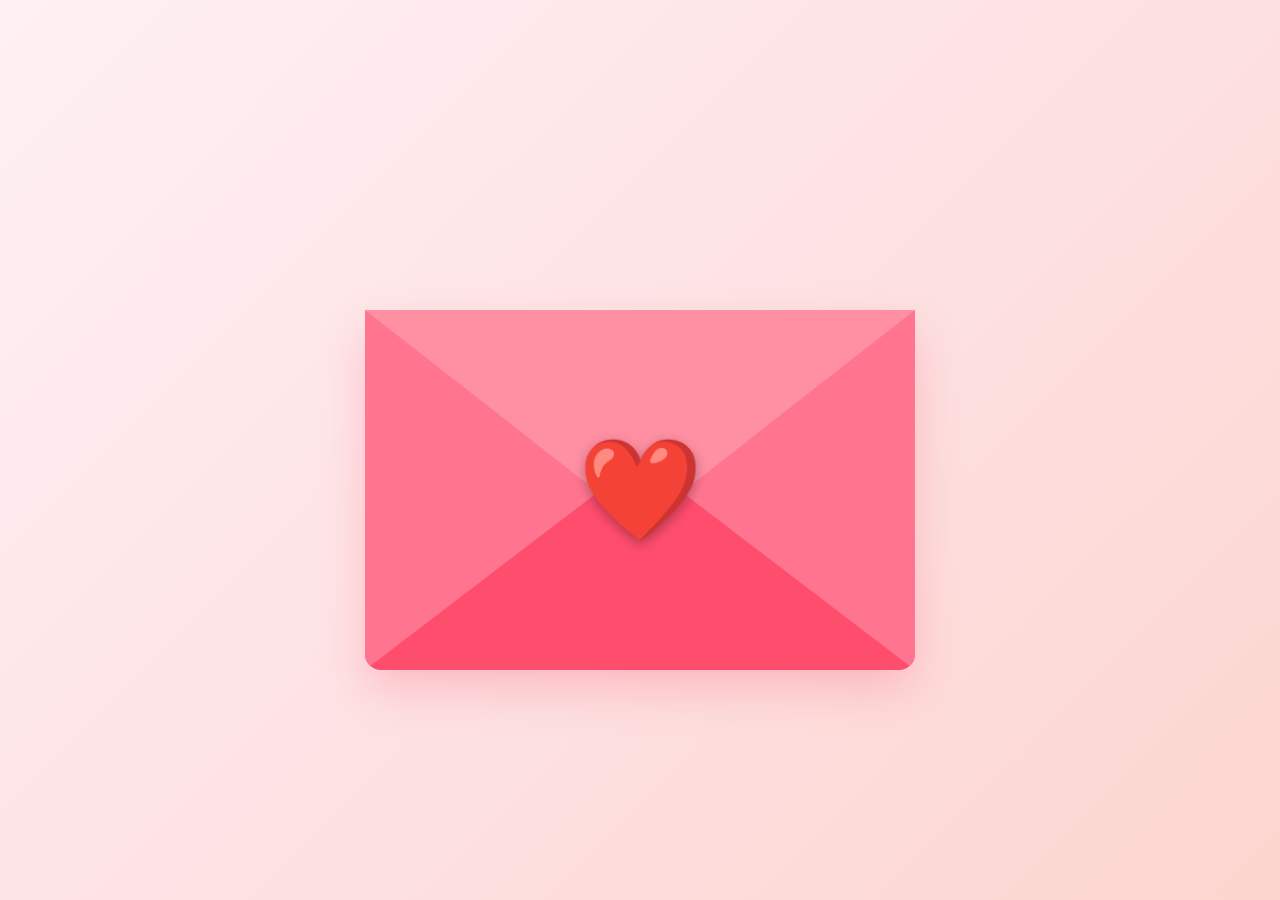
<file: index.html>
<!DOCTYPE html>
<html lang="th">
<head>
    <meta charset="UTF-8">
    <meta name="viewport" content="width=device-width, initial-scale=1.0">
    <title>Card</title>
    <link rel="icon" href="data:image/svg+xml,<svg xmlns='http://www.w3.org/2000/svg' viewBox='0 0 100 100'><text y='.9em' font-size='90'>💌</text></svg>">
    <!-- <link rel="icon" href="data:image/svg+xml,<svg xmlns='http://www.w3.org/2000/svg' fill='%23ff6b81' viewBox='0 0 16 16'><path d='m7.868 1.258-.2-.35a.5.5 0 0 0-.868 0l-.2.35C6.305 1.782 6 2.296 6 3c0 .828.672 1.5 1.5 1.5S9 3.828 9 3c0-.704-.305-1.218-.601-1.742zM4 6.5A1.5 1.5 0 0 1 5.5 5h5A1.5 1.5 0 0 1 12 6.5V8a1 1 0 0 1-1 1H5a1 1 0 0 1-1-1V6.5z'/><path d='M2 11.5a.5.5 0 0 1 .5-.5h11a.5.5 0 0 1 .5.5v1a1.5 1.5 0 0 1-1.5 1.5h-9A1.5 1.5 0 0 1 2 12.5v-1z'/></svg>"> -->
    <link rel="stylesheet" href="style.css">
</head>
<body>

    <!-- โครงสร้างซองจดหมายขนาดใหญ่พอดีสายตา -->
    <div class="envelope-wrapper" id="envelopeWrapper">
        <div class="envelope" id="envelope">
            <!-- ฝาซองจดหมายด้านบน -->
            <div class="flap"></div>

            <!-- 🌟 เพิ่มตราประทับหัวใจตรงนี้เลย -->
            <div class="heart-seal" id="heartSeal">❤️</div>
            
            <!-- กองแผ่นจดหมายด้านในซอง (สามารถเพิ่มแผ่นจดหมายย่อยๆ เพิ่มได้ตามต้องการ) -->
            <div class="letter-stack">
                <div class="letter-card active-card" onclick="handleCardClick(event, this)">
                    <h2>To P'Mind 💖</h2>
                    <div class="message-box">
                        <p>สุขสันต์วันเกิดพี่มายด์ของเค้าน๊าาา วันนี้เป็นวันพิเศษมากๆสำหรับมะม๊าเค้าอยากทำให้มันดีที่สุดเท่าที่เค้าจะทำได้ ขอบคุณมะม๊าที่ใช้ชีวิตได้อย่างดีมากๆเลยนะ</p>
                    </div>
                    <div class="click-hint"></div>
                </div>
            </div>

            <!-- ตัวซองจดหมายด้านหน้า -->
            <div class="pocket"></div>
        </div>
    </div>

    <script>
        let isOpen = false;
        const envelopeWrapper = document.getElementById("envelopeWrapper");
        const heartSeal = document.getElementById("heartSeal"); // ดึงหัวใจมาใช้งาน

        // กดที่ซองเพื่อเปิด
        envelopeWrapper.addEventListener("click", function(e) {
            if (!isOpen) {
                isOpen = true;
                
                // 1. สั่งให้หัวใจสลายหายไปก่อน
                heartSeal.classList.add("broken");
                
                // 2. หน่วงเวลาให้หัวใจจางหายแป๊บนึง (0.5 วินาที) แล้วค่อยเปิดฝาซอง
                setTimeout(() => {
                    envelopeWrapper.classList.add("open");
                }, 500); 
            }
        });

        // ฟังก์ชันเมื่อกดที่แผ่นจดหมายเพื่อปลิวออกไป
        function handleCardClick(event, card) {
            if (!isOpen) return;
            event.stopPropagation(); // ป้องกันไม่ให้ไปตีกับอีเวนต์เปิดซอง

            // ใส่คลาสปลิวออกไปทางด้านข้าง/ด้านบน
            card.classList.add("fly-away");

            setTimeout(() => {
                card.style.display = "none";
                const remainingCards = document.querySelectorAll(".letter-card:not(.fly-away)");
                
                if (remainingCards.length > 0) {
                    remainingCards[0].classList.add("active-card");
                } else {
                    // เมื่อแผ่นจดหมายหมดแล้ว ให้เปลี่ยนไปหน้า video.html
                    window.location.href = "video.html";
                }
            }, 600);
        }
    </script>
</body>
</html>
</file>
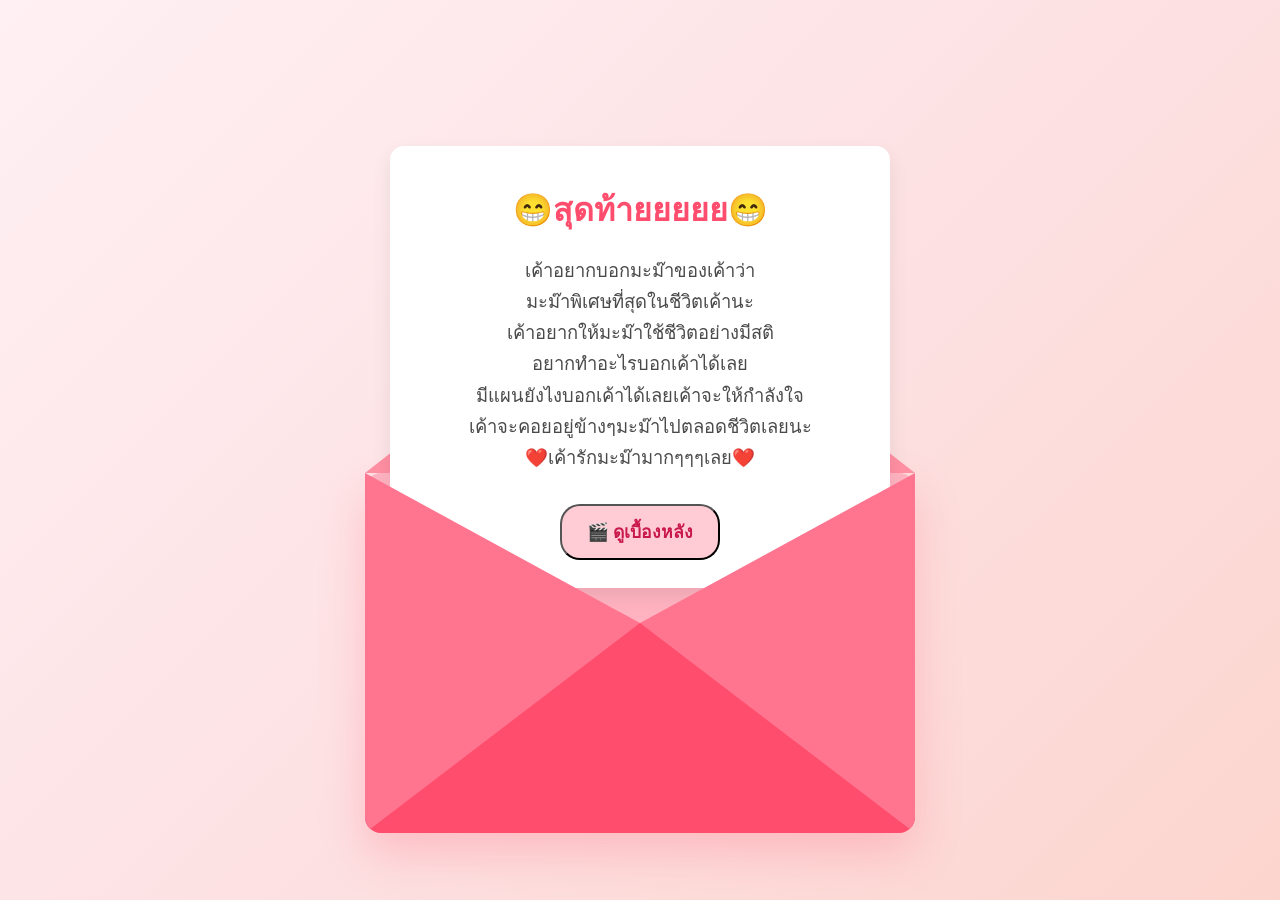
<file: text.html>
<!DOCTYPE html>
<html lang="th">
<head>
    <meta charset="UTF-8">
    <meta name="viewport" content="width=device-width, initial-scale=1.0">
    <title>Card</title>
    <link rel="icon" href="data:image/svg+xml,<svg xmlns='http://www.w3.org/2000/svg' viewBox='0 0 100 100'><text y='.9em' font-size='90'>💌</text></svg>">
    <!-- <link rel="icon" href="data:image/svg+xml,<svg xmlns='http://www.w3.org/2000/svg' fill='%23ff6b81' viewBox='0 0 16 16'><path d='m7.868 1.258-.2-.35a.5.5 0 0 0-.868 0l-.2.35C6.305 1.782 6 2.296 6 3c0 .828.672 1.5 1.5 1.5S9 3.828 9 3c0-.704-.305-1.218-.601-1.742zM4 6.5A1.5 1.5 0 0 1 5.5 5h5A1.5 1.5 0 0 1 12 6.5V8a1 1 0 0 1-1 1H5a1 1 0 0 1-1-1V6.5z'/><path d='M2 11.5a.5.5 0 0 1 .5-.5h11a.5.5 0 0 1 .5.5v1a1.5 1.5 0 0 1-1.5 1.5h-9A1.5 1.5 0 0 1 2 12.5v-1z'/></svg>"> -->
    <link rel="stylesheet" href="style.css">
</head>
<body>

    <!-- 🌟 โครงสร้างซองจดหมายสำหรับหน้าสุดท้าย (เปิดรอไว้เลย) -->
    <div class="envelope-wrapper text-envelope-wrapper open" id="envelopeWrapper">
        <div class="envelope" id="envelope">
            <div class="flap"></div>
            
            <div class="letter-stack">
                <div class="letter-card active-card" id="finalCard">
                    
                    <h2 class="fade-item" style="font-size: 2rem; margin-top: 10px;">😁สุดท้ายยยยย😁</h2>
                    <p class="fade-item" style="font-size: 1.15rem; line-height: 1.7; margin: 10px 0;">
                        เค้าอยากบอกมะม๊าของเค้าว่า <br> 
                        มะม๊าพิเศษที่สุดในชีวิตเค้านะ <br>เค้าอยากให้มะม๊าใช้ชีวิตอย่างมีสติ <br>อยากทำอะไรบอกเค้าได้เลย <br> 
                        มีแผนยังไงบอกเค้าได้เลยเค้าจะให้กำลังใจ <br>
                        เค้าจะคอยอยู่ข้างๆมะม๊าไปตลอดชีวิตเลยนะ<br> ❤️เค้ารักมะม๊ามากๆๆๆเลย❤️
                    </p>
                    
                    <!-- ปุ่มกดบนหน้าหลัก (ปุ่มดูเบื้องหลัง) -->
                    <div class="nav-buttons fade-item" id="navButtonsContainer" style="margin-top: 20px;">
                        <button id="btsBtn" class="hint" onclick="openBtsPopup()" style="font-size: 1.1rem; padding: 12px 25px;">🎬 ดูเบื้องหลัง</button>
                    </div>

                </div>
            </div>

            <div class="pocket"></div>
        </div>
    </div>

    <!-- ================= 1. Popup วิดีโอเบื้องหลัง ================= -->
    <div id="btsPopup" class="popup-overlay">
        <div class="popup-box" style="max-width: 360px;">
            <h3>🎬 เบื้องหลังความตั้งใจ 💖</h3>
            <video id="btsVideo" controls preload="metadata" style="width: 100%; border-radius: 12px; margin: 12px 0; max-height: 250px; object-fit: cover; background: #000;">
                <source src="photo/video.mp4" type="video/mp4">
                เบราว์เซอร์ของคุณไม่รองรับการเล่นวิดีโอ
            </video>
            <button onclick="closeBtsPopup()" class="btn-no" style="width: 100%; padding: 10px;">ปิดวิดีโอ ❌</button>
        </div>
    </div>

    <!-- ================= 2. Popup ยืนยันกลับหน้าแรก ================= -->
    <div id="finishPopup" class="popup-overlay">
        <div class="popup-box">
            <h3>🥰 ขอบคุณที่ดูจนจบนะ ❤️</h3>
            <p>หวังว่ามะม๊าจะชอบเซอร์ไพรส์ชุดนี้ที่เค้า<br>ตั้งใจทำให้มะม๊าทั้งหมดนี้นะ</p>
            <button onclick="goToCover('index.html')" class="btn-claim">ปิดซองงงง</button>
        </div>
    </div>

    <script>
        const btsPopup = document.getElementById("btsPopup");
        const btsVideo = document.getElementById("btsVideo");
        const finishPopup = document.getElementById("finishPopup");
        const navButtonsContainer = document.getElementById("navButtonsContainer");
        const envelopeWrapper = document.getElementById("envelopeWrapper");

        function openBtsPopup() {
            btsPopup.classList.add("show");
            btsVideo.currentTime = 0;
            btsVideo.pause(); 
        }

        function closeBtsPopup() {
            btsVideo.pause();
            btsPopup.classList.remove("show");
            showFinishState();
        }

        btsVideo.addEventListener("ended", function() {
            closeBtsPopup();
        });

        function showFinishState() {
        setTimeout(() => {
            finishPopup.classList.add("show");
        }, 300);

        // 🌟 เปลี่ยนข้อความปุ่มเป็น "ปิดซอง 💌"
        navButtonsContainer.innerHTML = `
            <button onclick="goToCover('index.html')" class="hint" style="font-size: 1.1rem; padding: 12px 25px; background: #ff4d6d; color: white;">ปิดซอง 💌</button>
        `;
    }

    // 🌟 เอฟเฟกต์ตอนจบ: สั่งจดหมายมุดตัวลงทันที -> ปิดฝาซอง -> กลับหน้าแรก
    function goToCover(url) {
        finishPopup.classList.remove("show");
        
        // 1. สั่งให้จดหมายมุดตัวลงก้นซองทันที
        const finalCard = document.getElementById("finalCard");
        finalCard.classList.add("hide-in-envelope"); 
        
        // 2. สั่งให้ซองจดหมายปิดฝา
        envelopeWrapper.classList.remove("open");
        
        // 3. รอให้ซองปิดเสร็จ (ประมาณ 700ms) ค่อยย้ายไปหน้า index.html
        setTimeout(() => {
            window.location.href = url;
        }, 700);
    }
    </script>
</body>
</html>
</file>
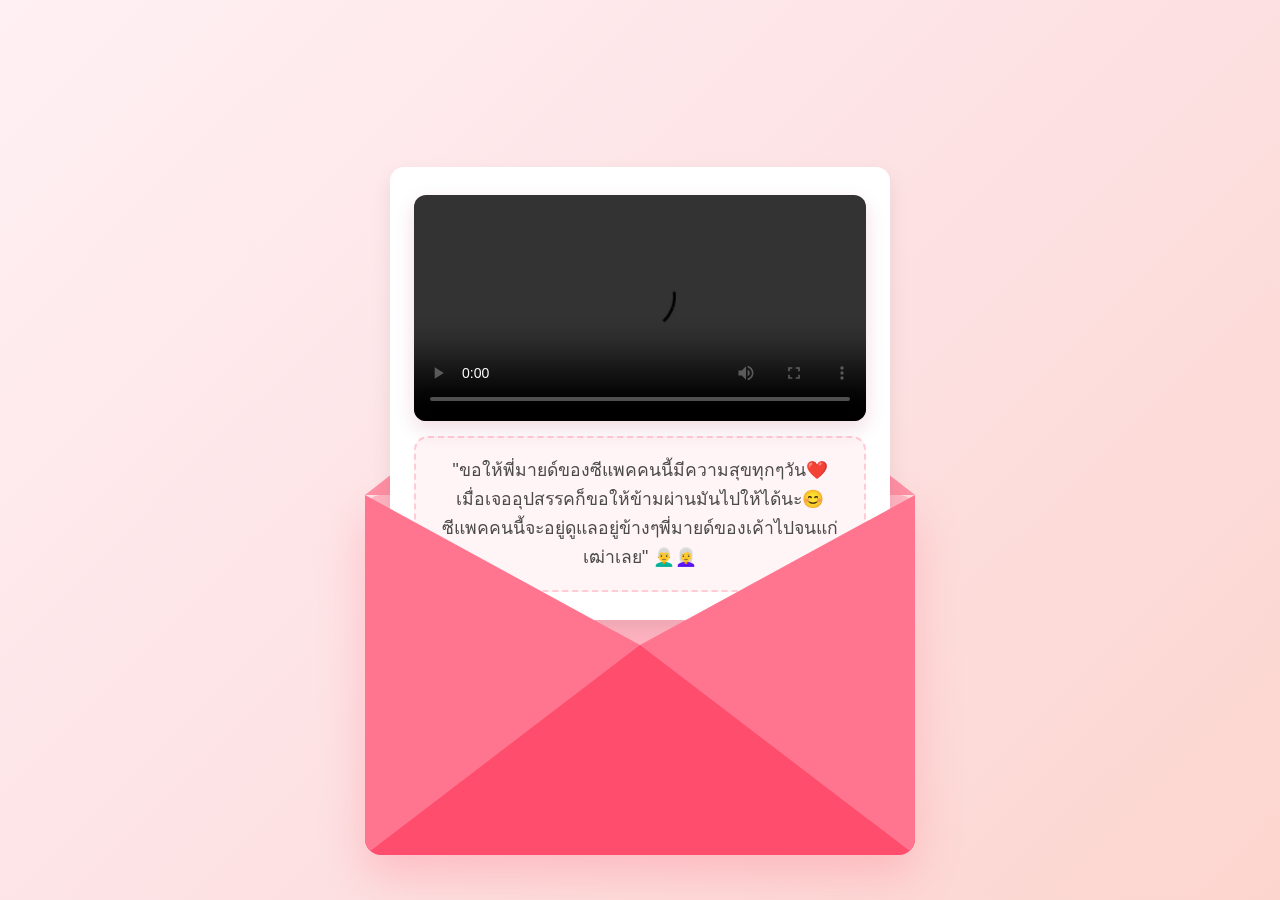
<file: video.html>
<!DOCTYPE html>
<html lang="th">
<head>
    <meta charset="UTF-8">
    <meta name="viewport" content="width=device-width, initial-scale=1.0">
    <title>Card</title>
    <link rel="icon" href="data:image/svg+xml,<svg xmlns='http://www.w3.org/2000/svg' viewBox='0 0 100 100'><text y='.9em' font-size='90'>💌</text></svg>">
    <!-- <link rel="icon" href="data:image/svg+xml,<svg xmlns='http://www.w3.org/2000/svg' fill='%23ff6b81' viewBox='0 0 16 16'><path d='m7.868 1.258-.2-.35a.5.5 0 0 0-.868 0l-.2.35C6.305 1.782 6 2.296 6 3c0 .828.672 1.5 1.5 1.5S9 3.828 9 3c0-.704-.305-1.218-.601-1.742zM4 6.5A1.5 1.5 0 0 1 5.5 5h5A1.5 1.5 0 0 1 12 6.5V8a1 1 0 0 1-1 1H5a1 1 0 0 1-1-1V6.5z'/><path d='M2 11.5a.5.5 0 0 1 .5-.5h11a.5.5 0 0 1 .5.5v1a1.5 1.5 0 0 1-1.5 1.5h-9A1.5 1.5 0 0 1 2 12.5v-1z'/></svg>"> -->
    <link rel="stylesheet" href="style.css">
</head>
<body>

    <!-- 🌟 เติมคลาส open เข้าไปเลย เพื่อให้ซองเปิดรอไว้ตั้งแต่แรก -->
    <div class="envelope-wrapper video-envelope-wrapper open" id="envelopeWrapper">
        <div class="envelope" id="envelope">
            <div class="flap"></div>
            
            <div class="letter-stack">
                <div class="letter-card active-card" onclick="handleCardClick(event, this)">
                    
                    <video id="myVideo" class="fade-item" controls playsinline>
                        <source src="video1.mp4" type="video/mp4">
                        เบราว์เซอร์ของคุณไม่รองรับการเล่นวิดีโอ
                    </video>

                    <div class="message-box">
                        <p class="fade-item">"ขอให้พี่มายด์ของซีแพคคนนี้มีความสุขทุกๆวัน❤️<br>เมื่อเจออุปสรรคก็ขอให้ข้ามผ่านมันไปให้ได้นะ😊<br>ซีแพคคนนี้จะอยู่ดูแลอยู่ข้างๆพี่มายด์ของเค้าไปจนแก่เฒ่าเลย" 👨‍🦳👩‍🦳</p>
                    </div>
                    
                </div>
            </div>

            <div class="pocket"></div>
        </div>
    </div>

    <script>
        // ไม่ต้องมีโค้ดเปิดซองแล้ว เพราะซองเปิดอยู่แล้ว
        function handleCardClick(event, card) {
            // ถ้าผู้ใช้กดที่ตัววิดีโอเพื่อดู (Play/Pause) จะไม่ทำให้จดหมายปลิว
            if (event.target.tagName.toLowerCase() === 'video') {
                return; 
            }

            event.stopPropagation();
            card.classList.add("fly-away");

            // เมื่อจดหมายปลิวออกไป ให้เปลี่ยนหน้าไป game.html
            setTimeout(() => {
                window.location.href = "game.html";
            }, 600);
        }
    </script>
</body>
</html>
</file>
<file: style.css>
/* ================= Base / Body ================= */
body {
    margin: 0;
    padding: 0;
    background: linear-gradient(135deg, #fff0f3 0%, #fde2e4 50%, #fcd5ce 100%);
    display: flex;
    justify-content: center;
    align-items: center;
    min-height: 100vh;
    overflow: hidden;
    font-family: 'Segoe UI', Tahoma, Geneva, Verdana, sans-serif;
}

/* ================= ✉️ ซองจดหมาย (ปรับใหญ่ขึ้น + ขยับลงมา + จดหมายเด้งสูงขึ้น) ================= */
.envelope-wrapper {
    position: relative;
    cursor: pointer;
    display: flex;
    justify-content: center;
    align-items: center;
    margin-top: 80px; /* 🌟 ขยับตัวซองลงมาจากขอบบน เพื่อไม่ให้ปลายฝาซองเปิดแล้วเลยหน้าจอ */
}

.envelope {
    position: relative;
    width: 550px; /* 🌟 ขยายขนาดซองจดหมายให้ใหญ่ขึ้น */
    height: 360px;
    max-width: 92vw;
    background-color: #ffb3c1;
    border-radius: 16px;
    box-shadow: 0 20px 45px rgba(255, 107, 129, 0.3);
}

/* ฝาปิดซองจดหมายด้านบน (ปิดทับมิดชิด) */
.flap {
    position: absolute;
    top: 0;
    left: 0;
    width: 0;
    height: 0;
    border-left: 275px solid transparent;
    border-right: 275px solid transparent;
    border-top: 215px solid #ff8fa3;
    transform-origin: top;
    transition: transform 0.6s ease, z-index 0.6s ease;
    z-index: 5;
}

/* กระเป๋าซองจดหมายด้านหน้า */
.pocket {
    position: absolute;
    bottom: 0;
    left: 0;
    width: 0;
    height: 0;
    border-left: 275px solid #ff758f;
    border-right: 275px solid #ff758f;
    border-bottom: 210px solid #ff4d6d;
    border-top: 150px solid transparent;
    border-radius: 0 0 16px 16px;
    z-index: 4;
}

/* กองแผ่นจดหมายด้านในซอง */
.letter-stack {
    position: absolute;
    bottom: 15px;
    left: 25px;
    right: 25px;
    height: 310px;
    z-index: 2;
}

.letter-card {
    position: absolute;
    width: 100%;
    height: 100%;
    background: #ffffff;
    border-radius: 14px;
    padding: 28px 24px;
    box-sizing: border-box;
    box-shadow: 0 8px 20px rgba(0,0,0,0.08);
    text-align: center;
    transition: transform 0.6s cubic-bezier(0.175, 0.885, 0.32, 1.275), opacity 0.5s ease;
    display: flex;
    flex-direction: column;
    justify-content: space-between;
}

.letter-card h2 {
    color: #ff4d6d;
    margin: 0 0 10px 0;
    font-size: 1.8rem;
}

.letter-card .message-box {
    background: rgba(255, 240, 243, 0.7);
    padding: 18px;
    border-radius: 14px;
    border: 2px dashed #ffccd5;
}

.letter-card p {
    color: #4a4a4a;
    line-height: 1.65;
    font-size: 1.1rem;
    margin: 0;
}

.click-hint {
    color: #c9184a;
    background: #fff0f3;
    padding: 12px 24px;
    border-radius: 25px;
    font-weight: bold;
    font-size: 1rem;
    display: inline-block;
    box-shadow: 0 4px 12px rgba(0,0,0,0.08);
    animation: pulse 1.5s infinite;
}

@keyframes pulse {
    0%, 100% { transform: scale(1); }
    50% { transform: scale(1.05); }
}

/* เมื่อเปิดซองจดหมาย */
.envelope-wrapper.open .flap {
    transform: rotateX(180deg);
    z-index: 1;
}

.envelope-wrapper.open .letter-card.active-card {
    transform: translateY(-200px); /* 🌟 ดันการ์ดลอยสูงขึ้นมาจากซองให้อ่านง่ายและกดสะดวกขึ้น */
}

/* อนิเมชันจดหมายปลิวออกไปเมื่อกดอ่าน */
.letter-card.fly-away {
    transform: translateY(-450px) rotate(15deg) scale(0.8) !important;
    opacity: 0;
}

/* ================= 📖 โครงสร้างการ์ดทั่วไป (หน้าอื่นๆ) ================= */
.book-container {
    width: 100vw;
    height: 100vh;
    display: flex;
    justify-content: center;
    align-items: center;
    position: relative;
    perspective: 1500px;
}

.book-page {
    width: 450px;
    height: 600px;
    max-width: 90vw;
    max-height: 85vh;
    background: linear-gradient(to right, #f8ecee 0%, #fff 5%, #fffafb 100%);
    border-radius: 16px;
    box-shadow: inset 0 0 20px rgba(214, 40, 40, 0.05), 0 12px 30px rgba(186, 24, 27, 0.15);
    display: flex;
    flex-direction: column;
    justify-content: center;
    align-items: center;
    padding: 30px;
    box-sizing: border-box;
    position: relative;
    transform-style: preserve-3d;
    transform-origin: left center;
    transition: transform 0.55s cubic-bezier(0.4, 0, 0.2, 1), opacity 0.45s ease;
}

.fade-item {
    opacity: 1;
    transform: translateY(0);
    transition: opacity 0.8s ease, transform 0.8s ease;
}

h2 { font-size: 2rem; color: #ff4d6d; margin: 10px 0; text-align: center; }
p { font-size: 1.1rem; color: #4a4a4a; text-align: center; line-height: 1.6; margin: 10px 20px; }

.hint {
    font-size: 0.95rem; 
    color: #c9184a; 
    font-weight: bold; 
    background: #ffccd5;
    padding: 10px 20px; 
    border-radius: 20px; 
    cursor: pointer;
    text-decoration: none; 
    display: inline-block;
    transition: background-color 0.2s, transform 0.2s;
}

.hint:hover {
    background: #ffb3c1;
    transform: translateY(-2px);
}

/* ================= 🎥 วิดีโอ (video.html) ================= */
/* 1. ดันตัวซองลงมาด้านล่างอีกเยอะๆ เพื่อไม่ให้การ์ดทะลุขอบจอด้านบน */
.video-envelope-wrapper {
    margin-top: 50vh; /* 🌟 ปรับเพิ่มจาก 25vh เป็น 35vh (ถ้ายังสูงไปเปลี่ยนเป็น 40vh ได้ครับ) */
}

/* 2. บังคับให้ขอบล่างของจดหมายอยู่ในซองเสมอ */
.video-envelope-wrapper .letter-card {
    height: auto;
    min-height: 320px;
    top: auto;
    bottom: 0;
}

/* 3. ดันการ์ดให้เด้งสูงขึ้นอีกนิด เพื่อให้ข้อความด้านล่างไม่โดนขอบซองบัง */
.video-envelope-wrapper.open .letter-card.active-card {
    transform: translateY(-220px); /* 🌟 ปรับจาก -160px เป็น -200px ให้ลอยพ้นซองมากขึ้น */
}

/* 4. ปรับขนาดวิดีโอให้เต็มแผ่นจดหมาย */
#myVideo {
    width: 100% !important;
    max-width: 480px !important;
    height: auto !important;
    max-height: 280px !important;
    object-fit: cover !important;
    border-radius: 12px;
    box-shadow: 0 8px 20px rgba(164, 19, 60, 0.15);
    margin: 0 auto 15px auto;
    display: block;
}

/* ================= 🎁 กรอบรูป 6 กล่อง (game.html) ================= */
.gift-grid {
    display: grid;
    grid-template-columns: repeat(3, 1fr);
    grid-template-rows: repeat(2, 1fr); /* 2 แถว 3 คอลัมน์ = 6 กล่องพอดี */
    gap: 12px;
    width: 100%;
    height: 220px; /* ให้พอดีกับหน้ากระดาษจดหมาย */
    margin: 0 auto;
}

.gift-grid .grid-box {
    position: relative;
    width: 100%;
    height: 100%;
    border-radius: 10px;
    overflow: hidden;
    cursor: pointer;
    border: 3px solid #ffccd5; /* เพิ่มขอบกระดาษให้ดูเหมือนกล่องน่ารักๆ */
    background: #fff;
    box-shadow: 0 4px 10px rgba(0,0,0,0.1);
    transition: transform 0.2s ease, border-color 0.2s ease, box-shadow 0.2s ease;
}

/* เพิ่มกิมมิกโบว์ของขวัญเล็กๆ ตรงมุมขวาล่างของทุกรูป */
.gift-grid .grid-box::after {
    content: '🎀';
    position: absolute;
    bottom: 4px;
    right: 4px;
    font-size: 1.3rem;
    filter: drop-shadow(0 2px 4px rgba(0,0,0,0.2));
    z-index: 5;
}

.gift-grid .grid-box img {
    width: 100%;
    height: 100%;
    object-fit: cover;
    transition: transform 0.3s ease, filter 0.3s ease;
}

/* เอฟเฟกต์ตอนเอาเมาส์ชี้กล่องของขวัญ */
.gift-grid .grid-box:hover {
    transform: scale(1.08);
    border-color: #ff4d6d;
    box-shadow: 0 8px 20px rgba(255, 77, 109, 0.35);
    z-index: 10;
}

.gift-grid .grid-box:hover img {
    filter: brightness(1.05);
}

/* ================= 🎁 Popup รางวัล (game.html) ================= */
.popup-overlay {
    position: fixed;
    top: 0;
    left: 0;
    width: 100vw;
    height: 100vh;
    background: rgba(0, 0, 0, 0.55);
    backdrop-filter: blur(4px);
    display: flex;
    justify-content: center;
    align-items: center;
    z-index: 2000;
    opacity: 0;
    pointer-events: none;
    transition: opacity 0.4s ease;
}

.popup-overlay.show {
    opacity: 1;
    pointer-events: auto;
}

.popup-box {
    background: #fff0f3;
    padding: 30px 25px;
    border-radius: 20px;
    text-align: center;
    width: 85%;
    max-width: 320px;
    box-shadow: 0 15px 30px rgba(164, 19, 60, 0.25);
    transform: scale(0.8);
    transition: transform 0.4s cubic-bezier(0.175, 0.885, 0.32, 1.275);
    border: 2px solid #ffccd5;
}

.popup-overlay.show .popup-box {
    transform: scale(1);
}

.popup-box h3 { margin-top: 0; color: #ff4d6d; font-size: 1.5rem; }
.popup-box p { color: #555; font-size: 1rem; margin: 15px 0 25px 0; line-height: 1.5; }

.popup-box img {
    width: 100%;
    max-width: 200px;
    max-height: 180px;
    object-fit: cover;
    border-radius: 12px;
    margin: 10px auto 15px auto;
    box-shadow: 0 5px 15px rgba(0, 0, 0, 0.15);
    display: block;
}

.popup-btn-group {
    display: flex;
    gap: 14px;
    justify-content: center;
    margin-top: 12px;
}

.popup-btn-group button, .btn-claim {
    font-family: inherit;
    font-size: 1rem;
    font-weight: 700;
    padding: 12px 24px;
    border-radius: 50px;
    border: none;
    cursor: pointer;
    outline: none;
    transition: transform 0.2s cubic-bezier(0.175, 0.885, 0.32, 1.275), 
                box-shadow 0.2s ease, 
                background 0.25s ease;
}

.btn-no {
    background: #fff0f3;
    color: #a4133c;
    border: 2px solid #ffccd5 !important;
    box-shadow: 0 4px 12px rgba(164, 19, 60, 0.08);
}

.btn-no:hover {
    background: #ffe6a7;
    color: #590d22;
    transform: translateY(-3px) scale(1.04);
    box-shadow: 0 6px 16px rgba(0, 0, 0, 0.12);
}

.btn-no:active {
    transform: translateY(1px) scale(0.96);
}

.btn-yes {
    background: linear-gradient(135deg, #ff758f 0%, #ff4d6d 100%);
    color: #ffffff;
    border: 2px solid #ffb3c1 !important;
    box-shadow: 0 6px 18px rgba(255, 77, 109, 0.4);
    text-shadow: 1px 1px 2px rgba(0, 0, 0, 0.15);
}

.btn-yes:hover {
    background: linear-gradient(135deg, #ff4d6d 0%, #c9184a 100%);
    transform: translateY(-3px) scale(1.05);
    box-shadow: 0 10px 25px rgba(201, 24, 74, 0.5);
}

.btn-yes:active {
    transform: translateY(1px) scale(0.96);
}

.btn-claim {
    width: 100%;
    margin-top: 18px;
    padding: 14px 20px;
    font-size: 1.05rem;
    background: linear-gradient(135deg, #ff4d6d 0%, #c9184a 50%, #800f2f 100%);
    color: #ffffff;
    border: 2px dashed #ffe6a7 !important;
    box-shadow: 0 8px 22px rgba(201, 24, 74, 0.45);
    text-shadow: 1px 1px 3px rgba(0, 0, 0, 0.2);
}

.btn-claim:hover {
    background: linear-gradient(135deg, #ff758f 0%, #ff4d6d 50%, #c9184a 100%);
    transform: translateY(-3px) scale(1.02);
    box-shadow: 0 12px 28px rgba(164, 19, 60, 0.55);
}

.btn-claim:active {
    transform: translateY(1px) scale(0.97);
}

/* ================= 3D Page Transitions (หน้าอื่นๆ) ================= */
.book-page.page-enter {
    animation: flipIn 0.6s cubic-bezier(0.25, 1, 0.5, 1) forwards;
}

@keyframes flipIn {
    0% { transform: rotateY(80deg); opacity: 0; }
    100% { transform: rotateY(0deg); opacity: 1; }
}

.book-page.page-exit {
    transform: rotateY(-100deg);
    opacity: 0;
}


/* ================= 🎮 ปรับตำแหน่งซองเฉพาะหน้าเกม (game.html) ================= */

/* 1. เลื่อนตัวซองจดหมายขึ้น/ลง */
.game-envelope-wrapper {
    margin-top: 200px; /* 👈 อยากให้ซองขยับลงให้เพิ่มเลข (เช่น 100px), อยากให้ขยับขึ้นให้ลดเลข (เช่น 0px หรือ -20px) */
}

/* 2. ดันจดหมายให้เด้งสูงขึ้น/ต่ำลงจากซอง */
.game-envelope-wrapper.open .letter-card.active-card {
    transform: translateY(-200px); /* 👈 อยากให้จดหมายลอยสูงขึ้นอีก ให้ตัวเลขติดลบมากขึ้น (เช่น -260px) */
}

/* 3. ขยายความสูงของกระดาษสีขาว */
.game-envelope-wrapper .letter-card {
    height: 400px; /* 👈 เพิ่มตัวเลขนี้ถ้าอยากให้กระดาษยาวขึ้นอีก */
    justify-content: flex-start; /* 🌟 สำคัญ: ดันข้อความและตารางรูปให้ไปเกาะกลุ่มกันชิดด้านบน */
    top: auto;
    bottom: 0; /* ยึดขอบล่างไว้ กระดาษจะได้ยืดขึ้นด้านบน ไม่ทะลุก้นซอง */
}

/* 4. ขยายความกว้างของกระดาษสีขาว (ปรับระยะขอบด้านข้าง) */
.game-envelope-wrapper .letter-stack {
    left: 15px;  /* 👈 ค่าน้อยลง = กระดาษกว้างขึ้น (ของเดิมคือ 25px) */
    right: 15px; 
}


/* ================= 💌 ปรับแต่งหน้าสุดท้าย (text.html) ================= */

/* 1. แก้ปัญหาซองบังปุ่ม (ทำให้คลิกทะลุซองได้) */
.flap, .pocket {
    pointer-events: none; 
}

/* 2. 🌟 ปรับตำแหน่งตัวซองทั้งหมด (หน้าสุดท้าย) */
.text-envelope-wrapper {
    margin-top: 45vh; /* 👈 ปรับตรงนี้: ถ้าน้อยลง (เช่น 20vh) ซองขยับขึ้น, ถ้ามากขึ้น (เช่น 45vh) ซองขยับลง */
}

/* 3. ขยายกระดาษให้ยาวขึ้น และบังคับให้อยู่ติดก้นซอง */
.text-envelope-wrapper .letter-card {
    height: auto;
    min-height: 420px; 
    top: auto;
    bottom: 0; 
    justify-content: center; 
}

/* 4. 🌟 ปรับระยะเด้งของแผ่นจดหมาย (หน้าสุดท้าย) */
.text-envelope-wrapper.open .letter-card.active-card {
    transform: translateY(-230px) !important; /* 👈 ปรับตรงนี้: ถ้าตัวเลขติดลบมากขึ้น (เช่น -320px) จดหมายจะลอยสูงขึ้นพ้นซองมากขึ้น */
}

/* ================= 💌 บังคับจดหมายมุดตัวลงก้นซองตอนปิด (text.html) ================= */
.text-envelope-wrapper .letter-card.hide-in-envelope {
    transform: translateY(0) !important; /* ดึงจดหมายลงก้นซองทันที */
    opacity: 0; /* ซ่อนให้มองไม่เห็นระหว่างฝาปิดลงมา */
    transition: transform 0.4s ease, opacity 0.3s ease; /* ให้มุดลงเร็วกว่าฝาที่พับปิด */
}

/* ================= 💌 ตราประทับหัวใจปิดซอง (index.html) ================= */
.heart-seal {
    position: absolute;
    top: 50%; /* ให้อยู่กึ่งกลางซองพอดี */
    left: 50%;
    transform: translate(-50%, -50%);
    font-size: 100px; /* ขนาดของหัวใจ */
    z-index: 10; /* ให้อยู่หน้าสุดทับฝาซอง */
    cursor: pointer;
    filter: drop-shadow(0 4px 6px rgba(0,0,0,0.3)); /* เงาให้ดูมีมิติเหมือนตราประทับนูนๆ */
    transition: transform 0.5s ease, opacity 0.5s ease;
}

/* 🌟 เอฟเฟกต์ตอนหัวใจสลาย (ขยายใหญ่ขึ้นนิดนึงแล้วจางหายไป) */
.heart-seal.broken {
    transform: translate(-50%, -50%) scale(1.5); /* ขยายขนาด */
    opacity: 0; /* จางหายไป */
    pointer-events: none; /* กดไม่โดนแล้ว */
}

/* ================= 📦 ตกแต่งกล่องของขวัญใน Popup (game.html) ================= */
.gift-box-icon {
    font-size: 75px;
    margin: 15px auto;
    cursor: pointer; /* แสดงรูปมือให้รู้ว่ากดได้ */
    user-select: none;
    display: inline-block;
    animation: boxShake 1.2s infinite ease-in-out;
    transition: transform 0.2s ease;
}

/* เอฟเฟกต์ตอนเอาเมาส์ชี้กล่อง */
.gift-box-icon:hover {
    transform: scale(1.2);
}

/* เอฟเฟกต์กล่องขยับดุ๊กดิก */
@keyframes boxShake {
    0%, 100% { transform: rotate(0deg) scale(1); }
    20% { transform: rotate(-8deg) scale(1.08); }
    40% { transform: rotate(8deg) scale(1.08); }
    60% { transform: rotate(-5deg) scale(1.08); }
    80% { transform: rotate(5deg) scale(1.08); }
}
</file>
